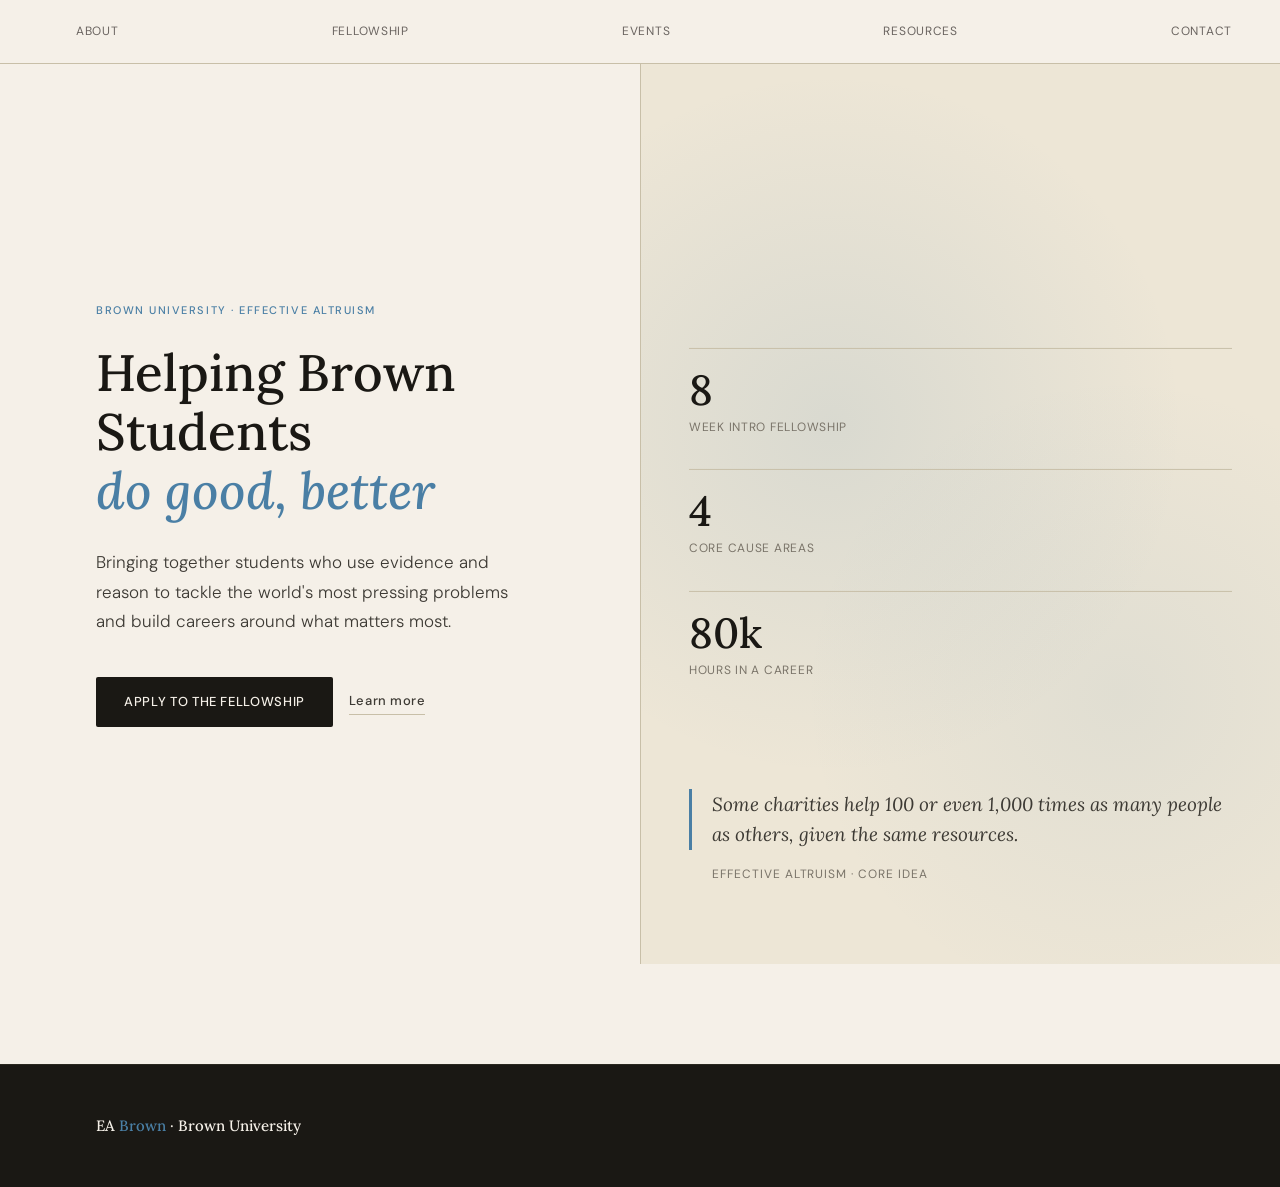
<file: index.html>
<!DOCTYPE html>
<head>
<meta charset="UTF-8">
<meta name="viewport" content="width=device-width, initial-scale=1.0">
<title>Effective Altruism at Brown University</title>
<link rel="preconnect" href="https://fonts.googleapis.com">
<link href="https://fonts.googleapis.com/css2?family=Lora:ital,wght@0,400;0,500;0,600;1,400&amp;family=DM+Sans:wght@300;400;500&amp;display=swap" rel="stylesheet">
<link href="style.css" rel="stylesheet" type="text/css" media="all">
</head>

<body>
    <!-- NAV -->
    <nav>
        <a href="index.html" class="nav-logo">EA<span> Brown</span></a>
        <ul class="nav-links">
            <li><a href="about.html">About</a></li>
            <li><a href="programs.html">Fellowship</a></li>
            <li><a href="events.html">Events</a></li>
            <li><a href="resources.html">Resources</a></li>
            <li><a href="contact.html">Get Involved</a></li>
            <li><a href="mailto:effectivealtruism@brown.edu" class="nav-cta">Join Us</a></li>
        </ul>
    </nav>
    
    <!-- HERO -->
    <section id="home">
        <div class="hero-text">
            <p class="hero-eyebrow">Brown University · Effective Altruism</p>
            <h1 class="hero-h1">Helping Brown Students<br><em>do good, better</em></h1>
            <p class="hero-sub">Bringing together students who use evidence and reason to tackle the world's most pressing problems and build careers around what matters most.</p>
            <div class="hero-actions">
            <a href="mailto:effectivealtruism@brown.edu?subject=Intro Fellowship Interest" class="btn-primary">Apply to the Fellowship</a>
            <a href="about.html" class="btn-secondary">Learn more</a>
            </div>
        </div>
        <div class="hero-visual">
            <div class="hero-pattern"></div>
            <div class="hero-stat-row">
            <div class="hero-stat">
                <div class="hero-stat-number">8</div>
                <div class="hero-stat-label">Week intro fellowship</div>
            </div>
            <div class="hero-stat">
                <div class="hero-stat-number">4</div>
                <div class="hero-stat-label">Core cause areas</div>
            </div>
            <div class="hero-stat">
                <div class="hero-stat-number">80k</div>
                <div class="hero-stat-label">Hours in a career</div>
            </div>
            </div>
            <div class="hero-quote">
            <blockquote>Some charities help 100 or even 1,000 times as many people as others, given the same resources.</blockquote>
            <cite>Effective Altruism · Core Idea</cite>
            </div>
        </div>
    </section>

    <footer>
        <div class="foot-brand">EA<span> Brown</span> · Brown University</div>
        <nav>
            <a href="about.html">About</a>
            <a href="programs.html">Fellowship</a>
            <a href="events.html">Events</a>
            <a href="resources.html">Resources</a>
            <a href="contact.html">Contact</a>
        </nav>
    </footer>
</body>
</file>
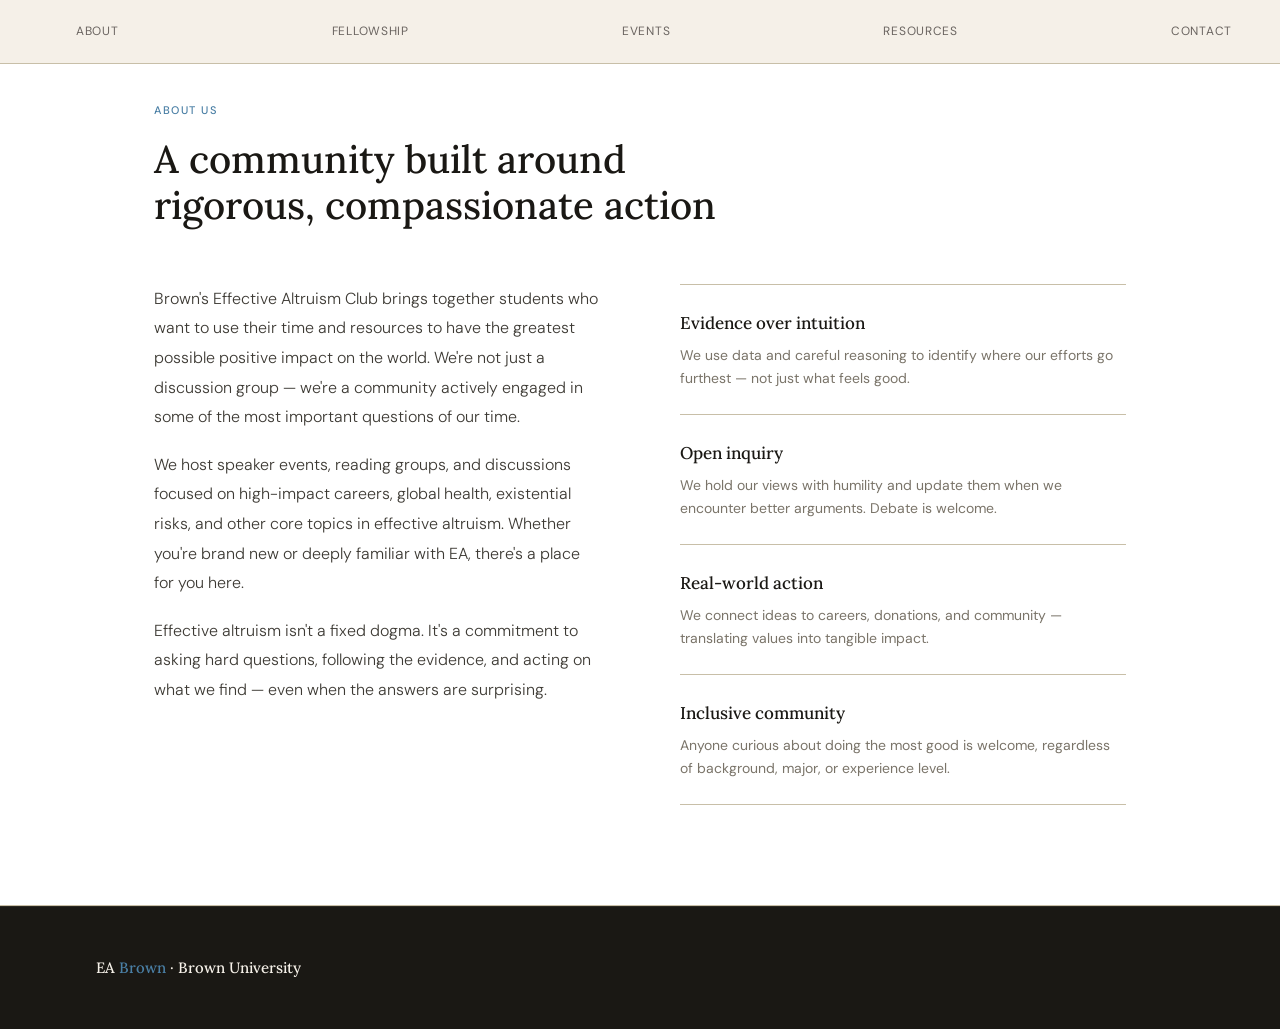
<file: about.html>
<!DOCTYPE html>
<head>
<meta charset="UTF-8">
<meta name="viewport" content="width=device-width, initial-scale=1.0">
<title>Effective Altruism at Brown University</title>
<link rel="preconnect" href="https://fonts.googleapis.com">
<link href="https://fonts.googleapis.com/css2?family=Lora:ital,wght@0,400;0,500;0,600;1,400&amp;family=DM+Sans:wght@300;400;500&amp;display=swap" rel="stylesheet">
<link href="style.css" rel="stylesheet" type="text/css" media="all">
</head>

<body>
    <!-- NAV -->
    <nav>
        <a href="index.html" class="nav-logo">EA<span> Brown</span></a>
        <ul class="nav-links">
            <li><a href="BrownEA/about.html">About</a></li>
            <li><a href="BrownEA/programs.html">Fellowship</a></li>
            <li><a href="BrownEA/events.html">Events</a></li>
            <li><a href="BrownEA/resources.html">Resources</a></li>
            <li><a href="BrownEA/contact.html">Get Involved</a></li>
            <li><a href="mailto:effectivealtruism@brown.edu" class="nav-cta">Join Us</a></li>
        </ul>
    </nav>
    
    <!-- ABOUT -->
    <section id="about">
    <div class="section-inner">
        <p class="section-label">About Us</p>
        <h2 class="section-h2">A community built around<br>rigorous, compassionate action</h2>
        <div class="about-grid">
        <div>
            <div class="about-body">
            <p>Brown's Effective Altruism Club brings together students who want to use their time and resources to have the greatest possible positive impact on the world. We're not just a discussion group — we're a community actively engaged in some of the most important questions of our time.</p>
            <p>We host speaker events, reading groups, and discussions focused on high-impact careers, global health, existential risks, and other core topics in effective altruism. Whether you're brand new or deeply familiar with EA, there's a place for you here.</p>
            <p>Effective altruism isn't a fixed dogma. It's a commitment to asking hard questions, following the evidence, and acting on what we find — even when the answers are surprising.</p>
            </div>
        </div>
        <div>
            <ul class="pillar-list">
            <li class="pillar-item">
                <div class="pillar-title">Evidence over intuition</div>
                <div class="pillar-desc">We use data and careful reasoning to identify where our efforts go furthest — not just what feels good.</div>
            </li>
            <li class="pillar-item">
                <div class="pillar-title">Open inquiry</div>
                <div class="pillar-desc">We hold our views with humility and update them when we encounter better arguments. Debate is welcome.</div>
            </li>
            <li class="pillar-item">
                <div class="pillar-title">Real-world action</div>
                <div class="pillar-desc">We connect ideas to careers, donations, and community — translating values into tangible impact.</div>
            </li>
            <li class="pillar-item">
                <div class="pillar-title">Inclusive community</div>
                <div class="pillar-desc">Anyone curious about doing the most good is welcome, regardless of background, major, or experience level.</div>
            </li>
            </ul>
        </div>
        </div>
    </div>
    </section>

    <footer>
        <div class="foot-brand">EA<span> Brown</span> · Brown University</div>
        <nav>
            <a href="BrownEA/about.html">About</a>
            <a href="BrownEA/programs.html">Fellowship</a>
            <a href="BrownEA/events.html">Events</a>
            <a href="BrownEA/resources.html">Resources</a>
            <a href="BrownEA/contact.html">Contact</a>
        </nav>
    </footer>
</body>
</file>
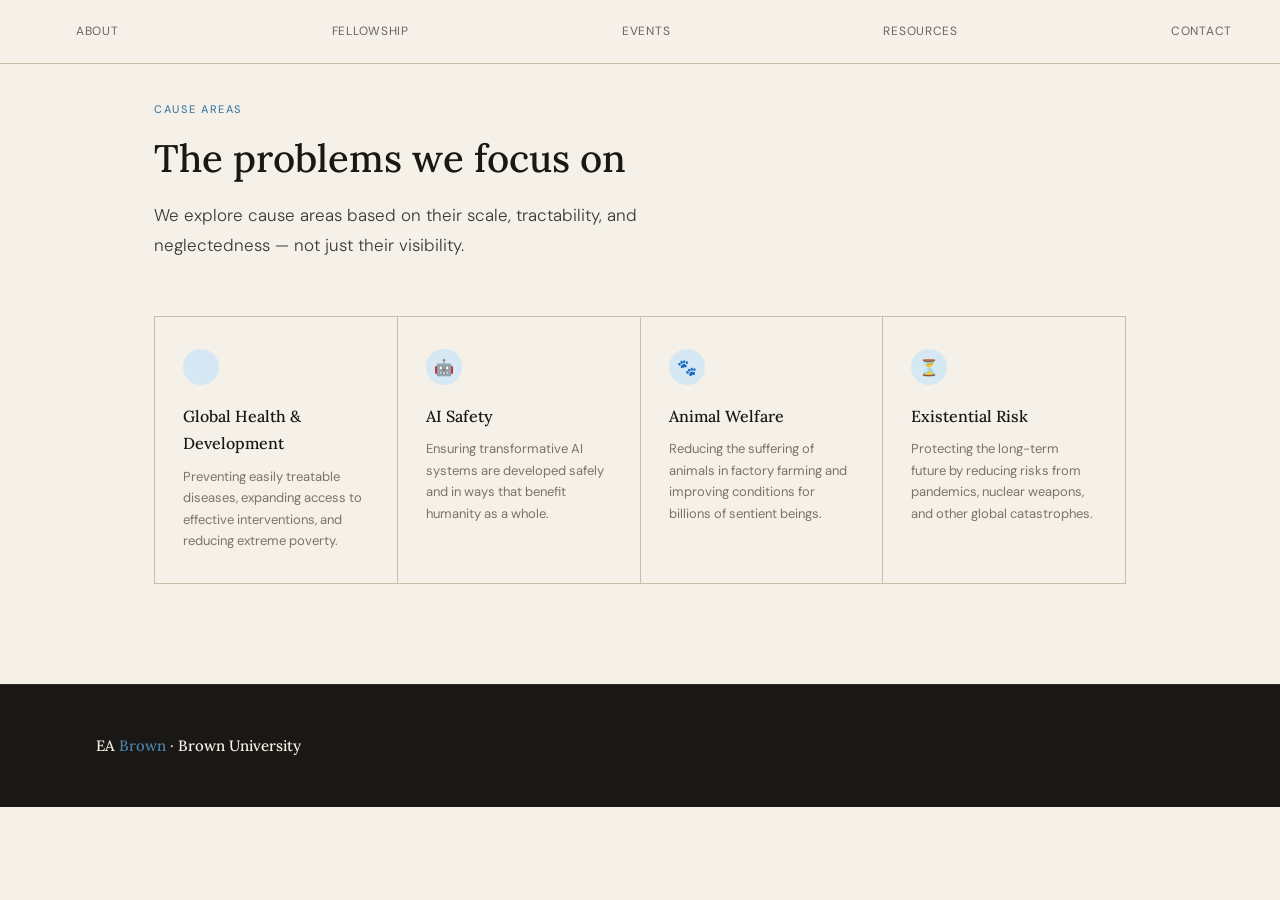
<file: cause-areas.html>
<!DOCTYPE html>
<head>
<meta charset="UTF-8">
<meta name="viewport" content="width=device-width, initial-scale=1.0">
<title>Effective Altruism at Brown University</title>
<link rel="preconnect" href="https://fonts.googleapis.com">
<link href="https://fonts.googleapis.com/css2?family=Lora:ital,wght@0,400;0,500;0,600;1,400&amp;family=DM+Sans:wght@300;400;500&amp;display=swap" rel="stylesheet">
<link href="style.css" rel="stylesheet" type="text/css" media="all">
</head>

<body>
    <!-- NAV -->
    <nav>
        <a href="index.html" class="nav-logo">EA<span> Brown</span></a>
        <ul class="nav-links">
            <li><a href="BrownEA/about.html">About</a></li>
            <li><a href="BrownEA/programs.html">Fellowship</a></li>
            <li><a href="BrownEA/events.html">Events</a></li>
            <li><a href="BrownEA/resources.html">Resources</a></li>
            <li><a href="BrownEA/contact.html">Get Involved</a></li>
            <li><a href="mailto:effectivealtruism@brown.edu" class="nav-cta">Join Us</a></li>
        </ul>
    </nav>
    
    <!-- CAUSE AREAS -->
    <section id="cause-areas">
    <div class="section-inner">
        <p class="section-label">Cause Areas</p>
        <h2 class="section-h2">The problems we focus on</h2>
        <p class="section-lead">We explore cause areas based on their scale, tractability, and neglectedness — not just their visibility.</p>
        <div class="causes-grid">
        <div class="cause-card">
            <div class="cause-icon"></div>
            <div class="cause-title">Global Health &amp; Development</div>
            <div class="cause-desc">Preventing easily treatable diseases, expanding access to effective interventions, and reducing extreme poverty.</div>
        </div>
        <div class="cause-card">
            <div class="cause-icon">🤖</div>
            <div class="cause-title">AI Safety</div>
            <div class="cause-desc">Ensuring transformative AI systems are developed safely and in ways that benefit humanity as a whole.</div>
        </div>
        <div class="cause-card">
            <div class="cause-icon">🐾</div>
            <div class="cause-title">Animal Welfare</div>
            <div class="cause-desc">Reducing the suffering of animals in factory farming and improving conditions for billions of sentient beings.</div>
        </div>
        <div class="cause-card">
            <div class="cause-icon">⏳</div>
            <div class="cause-title">Existential Risk</div>
            <div class="cause-desc">Protecting the long-term future by reducing risks from pandemics, nuclear weapons, and other global catastrophes.</div>
        </div>
        </div>
    </div>
    </section>

    <footer>
        <div class="foot-brand">EA<span> Brown</span> · Brown University</div>
        <nav>
            <a href="BrownEA/about.html">About</a>
            <a href="BrownEA/programs.html">Fellowship</a>
            <a href="BrownEA/events.html">Events</a>
            <a href="BrownEA/resources.html">Resources</a>
            <a href="BrownEA/contact.html">Contact</a>
        </nav>
    </footer>
</body>
</file>
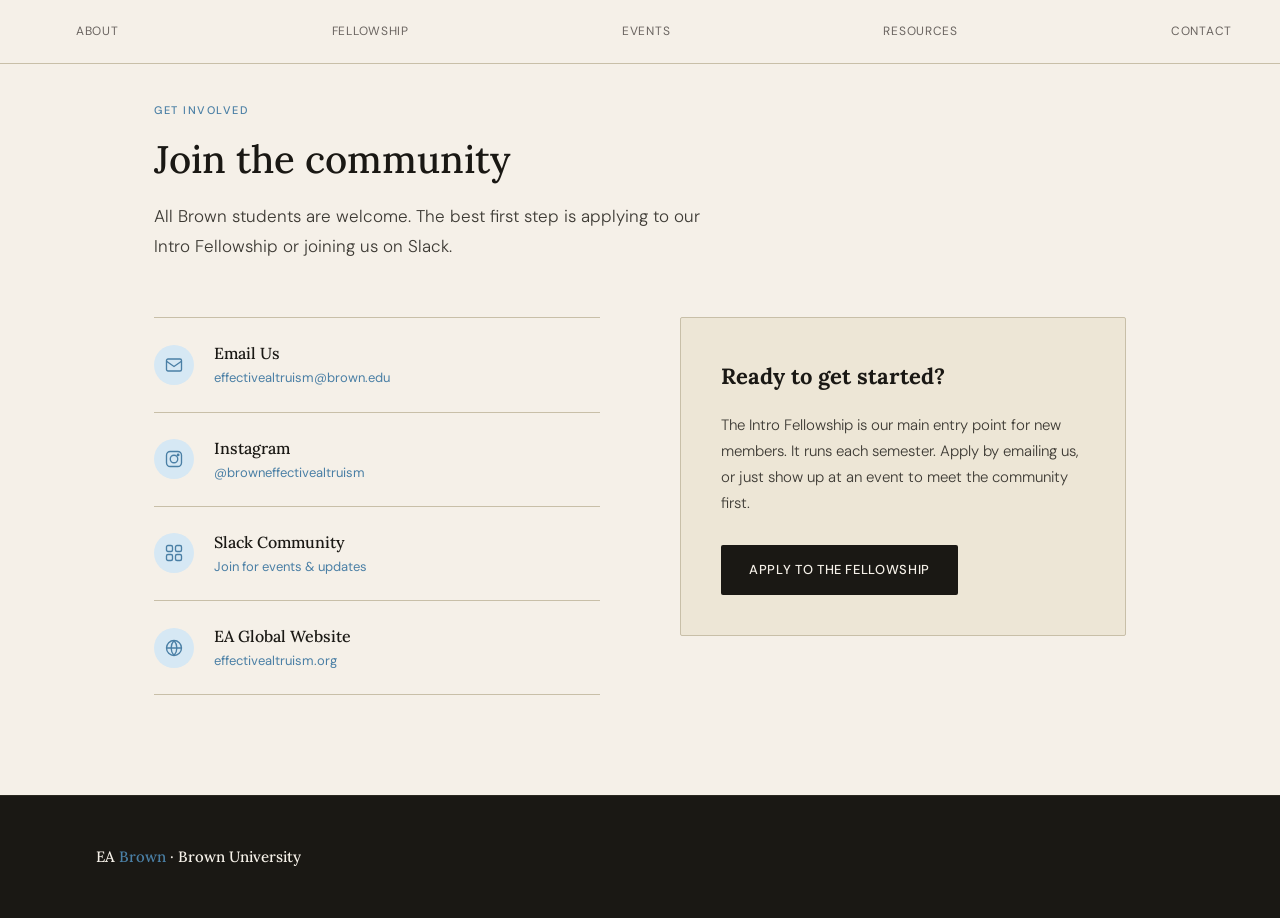
<file: contact.html>
<!DOCTYPE html>
    <head>
        <meta charset="UTF-8">
        <meta name="viewport" content="width=device-width, initial-scale=1.0">
        <title>Effective Altruism at Brown University</title>
        <link rel="preconnect" href="https://fonts.googleapis.com">
        <link href="https://fonts.googleapis.com/css2?family=Lora:ital,wght@0,400;0,500;0,600;1,400&amp;family=DM+Sans:wght@300;400;500&amp;display=swap" rel="stylesheet">
        <link href="style.css" rel="stylesheet" type="text/css" media="all">
    </head>

    <body>
        <!-- NAV -->
        <nav>
            <a href="index.html" class="nav-logo">EA<span> Brown</span></a>
            <ul class="nav-links">
                <li><a href="about.html">About</a></li>
                <li><a href="programs.html">Fellowship</a></li>
                <li><a href="events.html">Events</a></li>
                <li><a href="resources.html">Resources</a></li>
                <li><a href="contact.html">Get Involved</a></li>
                <li><a href="mailto:effectivealtruism@brown.edu" class="nav-cta">Join Us</a></li>
            </ul>
        </nav>
        
        <!-- CONTACT -->
        <section id="contact">
        <div class="section-inner">
            <p class="section-label">Get Involved</p>
            <h2 class="section-h2">Join the community</h2>
            <p class="section-lead">All Brown students are welcome. The best first step is applying to our Intro Fellowship or joining us on Slack.</p>
            <div class="contact-layout">
            <div class="contact-channels">
                <a href="mailto:effectivealtruism@brown.edu" class="channel-row">
                <div class="channel-icon">
                    <svg viewBox="0 0 24 24" fill="none" stroke="#4A7FA5" stroke-width="1.8"><rect x="2" y="4" width="20" height="16" rx="2"></rect><path d="M2 7l10 7 10-7"></path></svg>
                </div>
                <div>
                    <div class="channel-name">Email Us</div>
                    <div class="channel-handle">effectivealtruism@brown.edu</div>
                </div>
                </a>
                <a href="https://www.instagram.com/browneffectivealtruism" target="_blank" class="channel-row">
                <div class="channel-icon">
                    <svg viewBox="0 0 24 24" fill="none" stroke="#4A7FA5" stroke-width="1.8"><rect x="2" y="2" width="20" height="20" rx="5"></rect><circle cx="12" cy="12" r="5"></circle><circle cx="17.5" cy="6.5" r="1" fill="#4A7FA5"></circle></svg>
                </div>
                <div>
                    <div class="channel-name">Instagram</div>
                    <div class="channel-handle">@browneffectivealtruism</div>
                </div>
                </a>
                <a href="https://join.slack.com/t/browneffectiv-w1j7635/shared_invite/zt-3vniv87lc-AWs2bbKZDG_3eb6sQYbReQ" target="_blank" class="channel-row">
                <div class="channel-icon">
                    <svg viewBox="0 0 24 24" fill="none" stroke="#4A7FA5" stroke-width="1.8"><rect x="2" y="2" width="8" height="8" rx="2"></rect><rect x="14" y="2" width="8" height="8" rx="2"></rect><rect x="2" y="14" width="8" height="8" rx="2"></rect><rect x="14" y="14" width="8" height="8" rx="2"></rect></svg>
                </div>
                <div>
                    <div class="channel-name">Slack Community</div>
                    <div class="channel-handle">Join for events &amp; updates</div>
                </div>
                </a>
                <a href="https://www.effectivealtruism.org" target="_blank" class="channel-row">
                <div class="channel-icon">
                    <svg viewBox="0 0 24 24" fill="none" stroke="#4A7FA5" stroke-width="1.8"><circle cx="12" cy="12" r="10"></circle><path d="M2 12h20M12 2a15 15 0 010 20M12 2a15 15 0 000 20"></path></svg>
                </div>
                <div>
                    <div class="channel-name">EA Global Website</div>
                    <div class="channel-handle">effectivealtruism.org</div>
                </div>
                </a>
            </div>
            <div>
                <div class="contact-info-block">
                <h3>Ready to get started?</h3>
                <p>The Intro Fellowship is our main entry point for new members. It runs each semester. Apply by emailing us, or just show up at an event to meet the community first.</p>
                <a href="mailto:effectivealtruism@brown.edu?subject=Intro Fellowship Interest" class="btn-primary">Apply to the Fellowship</a>
                </div>
            </div>
            </div>
        </div>
        </section>

        <footer>
            <div class="foot-brand">EA<span> Brown</span> · Brown University</div>
            <nav>
                <a href="BrownEA/about.html">About</a>
                <a href="BrownEA/programs.html">Fellowship</a>
                <a href="BrownEA/events.html">Events</a>
                <a href="BrownEA/resources.html">Resources</a>
                <a href="BrownEA/contact.html">Contact</a>
            </nav>
        </footer>
    </body>
</html>
</file>
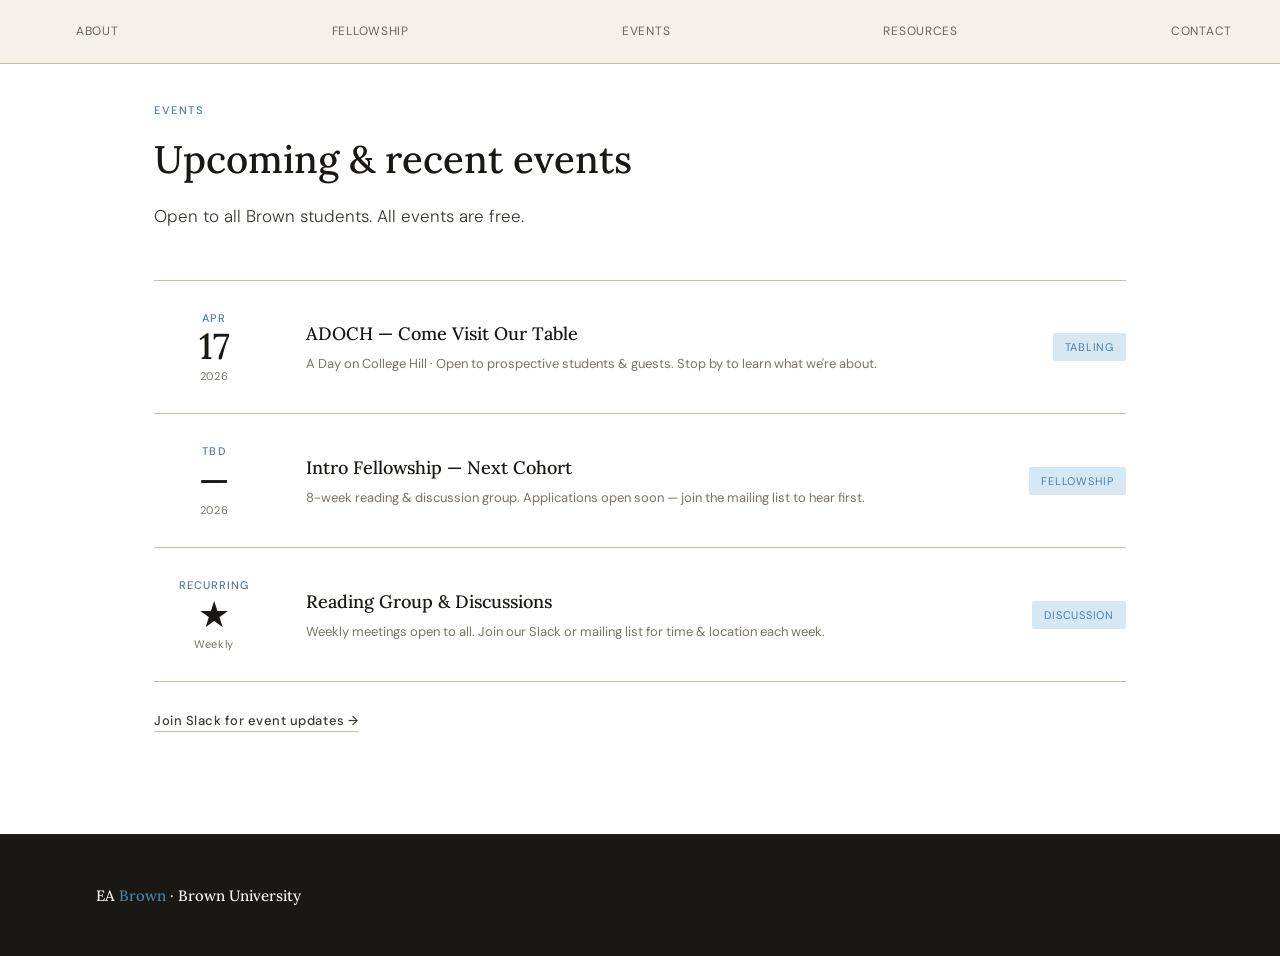
<file: events.html>
<!DOCTYPE html>
<head>
<meta charset="UTF-8">
<meta name="viewport" content="width=device-width, initial-scale=1.0">
<title>Effective Altruism at Brown University</title>
<link rel="preconnect" href="https://fonts.googleapis.com">
<link href="https://fonts.googleapis.com/css2?family=Lora:ital,wght@0,400;0,500;0,600;1,400&amp;family=DM+Sans:wght@300;400;500&amp;display=swap" rel="stylesheet">
<link href="style.css" rel="stylesheet" type="text/css" media="all">
</head>

<body>
    <!-- NAV -->
    <nav>
        <a href="index.html" class="nav-logo">EA<span> Brown</span></a>
        <ul class="nav-links">
            <li><a href="BrownEA/about.html">About</a></li>
            <li><a href="BrownEA/programs.html">Fellowship</a></li>
            <li><a href="BrownEA/events.html">Events</a></li>
            <li><a href="BrownEA/resources.html">Resources</a></li>
            <li><a href="BrownEA/contact.html">Get Involved</a></li>
            <li><a href="mailto:effectivealtruism@brown.edu" class="nav-cta">Join Us</a></li>
        </ul>
    </nav>
    
    <!-- EVENTS -->
    <section id="events">
    <div class="section-inner">
        <p class="section-label">Events</p>
        <h2 class="section-h2">Upcoming &amp; recent events</h2>
        <p class="section-lead">Open to all Brown students. All events are free.</p>
        <div class="events-list">
        <div class="event-row">
            <div class="event-date-block">
            <div class="event-month">Apr</div>
            <div class="event-day">17</div>
            <div class="event-year">2026</div>
            </div>
            <div>
            <div class="event-title">ADOCH — Come Visit Our Table</div>
            <div class="event-meta">A Day on College Hill · Open to prospective students &amp; guests. Stop by to learn what we're about.</div>
            </div>
            <span class="event-tag">Tabling</span>
        </div>
        <div class="event-row">
            <div class="event-date-block">
            <div class="event-month">TBD</div>
            <div class="event-day">—</div>
            <div class="event-year">2026</div>
            </div>
            <div>
            <div class="event-title">Intro Fellowship — Next Cohort</div>
            <div class="event-meta">8-week reading &amp; discussion group. Applications open soon — join the mailing list to hear first.</div>
            </div>
            <span class="event-tag">Fellowship</span>
        </div>
        <div class="event-row">
            <div class="event-date-block">
            <div class="event-month">Recurring</div>
            <div class="event-day">★</div>
            <div class="event-year">Weekly</div>
            </div>
            <div>
            <div class="event-title">Reading Group &amp; Discussions</div>
            <div class="event-meta">Weekly meetings open to all. Join our Slack or mailing list for time &amp; location each week.</div>
            </div>
            <span class="event-tag">Discussion</span>
        </div>
        </div>
        <div style="margin-top:24px">
        <a href="https://join.slack.com/t/browneffectiv-w1j7635/shared_invite/zt-3vniv87lc-AWs2bbKZDG_3eb6sQYbReQ" target="_blank" class="btn-secondary">Join Slack for event updates →</a>
        </div>
    </div>
    </section>

    <footer>
        <div class="foot-brand">EA<span> Brown</span> · Brown University</div>
        <nav>
            <a href="BrownEA/about.html">About</a>
            <a href="BrownEA/programs.html">Fellowship</a>
            <a href="BrownEA/events.html">Events</a>
            <a href="BrownEA/resources.html">Resources</a>
            <a href="BrownEA/contact.html">Contact</a>
        </nav>
    </footer>
</body>
</file>
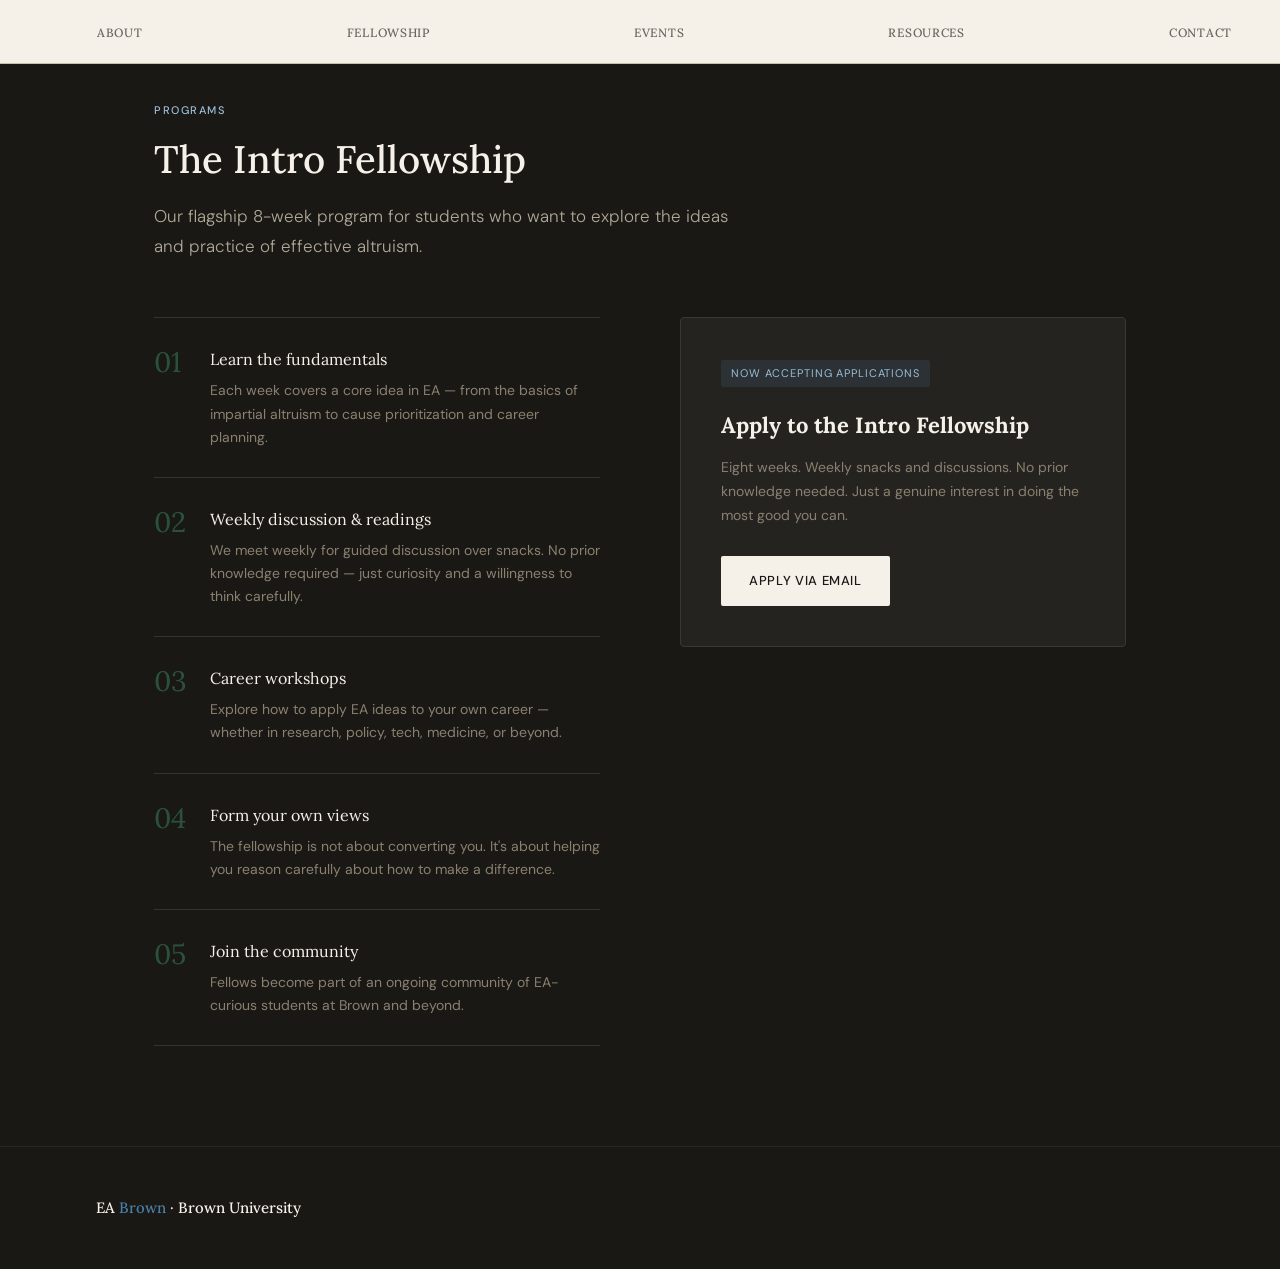
<file: programs.html>
<!DOCTYPE html>
<head>
<meta charset="UTF-8">
<meta name="viewport" content="width=device-width, initial-scale=1.0">
<title>Effective Altruism at Brown University</title>
<link rel="preconnect" href="https://fonts.googleapis.com">
<link href="https://fonts.googleapis.com/css2?family=Lora:ital,wght@0,400;0,500;0,600;1,400&amp;family=DM+Sans:wght@300;400;500&amp;display=swap" rel="stylesheet">
<link href="style.css" rel="stylesheet" type="text/css" media="all">
</head>

<body>
    <!-- NAV -->
    <nav>
        <a href="index.html" class="nav-logo">EA<span> Brown</span></a>
        <ul class="nav-links">
            <li><a href="index.html">Home</a></li>
            <li><a href="about.html">About</a></li>
            <li><a href="programs.html">Fellowship</a></li>
            <li><a href="events.html">Events</a></li>
            <li><a href="resources.html">Resources</a></li>
            <li><a href="contact.html">Get Involved</a></li>
            <li><a href="mailto:effectivealtruism@brown.edu" class="nav-cta">Join Us</a></li>
        </ul>
    </nav>
    
    <!-- FELLOWSHIP -->
    <section id="programs">
    <div class="section-inner">
        <p class="section-label">Programs</p>
        <h2 class="section-h2">The Intro Fellowship</h2>
        <p class="section-lead">Our flagship 8-week program for students who want to explore the ideas and practice of effective altruism.</p>
        <div class="fellowship-layout">
        <div class="fellowship-steps">
            <div class="fellowship-step">
            <div class="step-num">01</div>
            <div class="step-body">
                <div class="step-title">Learn the fundamentals</div>
                <div class="step-desc">Each week covers a core idea in EA — from the basics of impartial altruism to cause prioritization and career planning.</div>
            </div>
            </div>
            <div class="fellowship-step">
            <div class="step-num">02</div>
            <div class="step-body">
                <div class="step-title">Weekly discussion &amp; readings</div>
                <div class="step-desc">We meet weekly for guided discussion over snacks. No prior knowledge required — just curiosity and a willingness to think carefully.</div>
            </div>
            </div>
            <div class="fellowship-step">
            <div class="step-num">03</div>
            <div class="step-body">
                <div class="step-title">Career workshops</div>
                <div class="step-desc">Explore how to apply EA ideas to your own career — whether in research, policy, tech, medicine, or beyond.</div>
            </div>
            </div>
            <div class="fellowship-step">
            <div class="step-num">04</div>
            <div class="step-body">
                <div class="step-title">Form your own views</div>
                <div class="step-desc">The fellowship is not about converting you. It's about helping you reason carefully about how to make a difference.</div>
            </div>
            </div>
            <div class="fellowship-step">
            <div class="step-num">05</div>
            <div class="step-body">
                <div class="step-title">Join the community</div>
                <div class="step-desc">Fellows become part of an ongoing community of EA-curious students at Brown and beyond.</div>
            </div>
            </div>
        </div>
        <div>
            <div class="fellowship-cta-box">
            <span class="badge">Now Accepting Applications</span>
            <h3>Apply to the Intro Fellowship</h3>
            <p>Eight weeks. Weekly snacks and discussions. No prior knowledge needed. Just a genuine interest in doing the most good you can.</p>
            <a href="mailto:effectivealtruism@brown.edu?subject=Intro Fellowship Application" class="btn-light">Apply via Email</a>
            </div>
        </div>
        </div>
    </div>
    </section>

    <footer>
        <div class="foot-brand">EA<span> Brown</span> · Brown University
            <nav>
                <li><a href="about.html">About</a></li>
                <li><a href="programs.html">Fellowship</a></li>
                <li><a href="events.html">Events</a></li>
                <li><a href="resources.html">Resources</a></li>
                <li><a href="contact.html">Contact</a></li>
            </nav>
        </div>
    </footer>
</body>
</file>
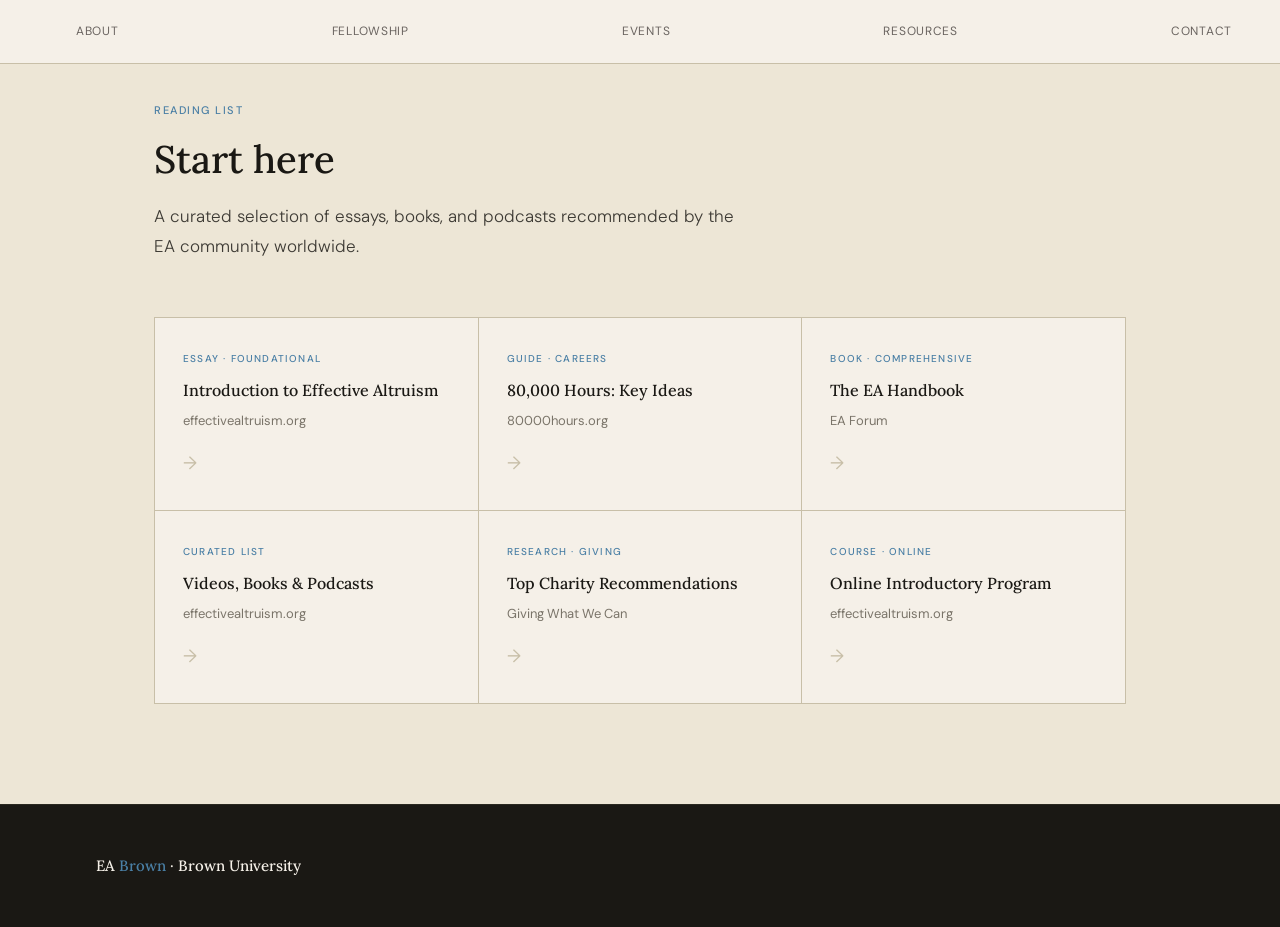
<file: resources.html>
<!DOCTYPE html>
<head>
<meta charset="UTF-8">
<meta name="viewport" content="width=device-width, initial-scale=1.0">
<title>Effective Altruism at Brown University</title>
<link rel="preconnect" href="https://fonts.googleapis.com">
<link href="https://fonts.googleapis.com/css2?family=Lora:ital,wght@0,400;0,500;0,600;1,400&amp;family=DM+Sans:wght@300;400;500&amp;display=swap" rel="stylesheet">
<link href="style.css" rel="stylesheet" type="text/css" media="all">
</head>

<body>
    <!-- NAV -->
    <nav>
        <ul class="nav-links">
            <li><a href="index.html" class="nav-logo">EA<span>Brown</span></a></li>
            <li><a href="/BrownEA/about.html">About</a></li>
            <li><a href="/BrownEA/programs.html">Fellowship</a></li>
            <li><a href="/events.html">Events</a></li>
            <li><a href="/resources.html">Resources</a></li>
            <li><a href="/contact.html">Get Involved</a></li>
            <li><a href="mailto:effectivealtruism@brown.edu" class="nav-cta">Join Us</a></li>
        </ul>
    </nav>
    
    <!-- RESOURCES -->
    <section id="resources">
    <div class="section-inner">
        <p class="section-label">Reading List</p>
        <h2 class="section-h2">Start here</h2>
        <p class="section-lead">A curated selection of essays, books, and podcasts recommended by the EA community worldwide.</p>
        <div class="resources-grid">
        <a href="https://www.effectivealtruism.org/articles/introduction-to-effective-altruism" target="_blank" class="resource-card">
            <div class="resource-type">Essay · Foundational</div>
            <div class="resource-title">Introduction to Effective Altruism</div>
            <div class="resource-author">effectivealtruism.org</div>
            <div class="resource-arrow">→</div>
        </a>
        <a href="https://80000hours.org/key-ideas/" target="_blank" class="resource-card">
            <div class="resource-type">Guide · Careers</div>
            <div class="resource-title">80,000 Hours: Key Ideas</div>
            <div class="resource-author">80000hours.org</div>
            <div class="resource-arrow">→</div>
        </a>
        <a href="https://forum.effectivealtruism.org/handbook" target="_blank" class="resource-card">
            <div class="resource-type">Book · Comprehensive</div>
            <div class="resource-title">The EA Handbook</div>
            <div class="resource-author">EA Forum</div>
            <div class="resource-arrow">→</div>
        </a>
        <a href="https://www.effectivealtruism.org/resources" target="_blank" class="resource-card">
            <div class="resource-type">Curated list</div>
            <div class="resource-title">Videos, Books &amp; Podcasts</div>
            <div class="resource-author">effectivealtruism.org</div>
            <div class="resource-arrow">→</div>
        </a>
        <a href="https://www.givingwhatwecan.org/best-charities-to-donate-to" target="_blank" class="resource-card">
            <div class="resource-type">Research · Giving</div>
            <div class="resource-title">Top Charity Recommendations</div>
            <div class="resource-author">Giving What We Can</div>
            <div class="resource-arrow">→</div>
        </a>
        <a href="https://www.effectivealtruism.org/courses/introductory-program" target="_blank" class="resource-card">
            <div class="resource-type">Course · Online</div>
            <div class="resource-title">Online Introductory Program</div>
            <div class="resource-author">effectivealtruism.org</div>
            <div class="resource-arrow">→</div>
        </a>
        </div>
    </div>
    </section>

    <footer>
        <div class="foot-brand">EA<span> Brown</span> · Brown University</div>
        <nav>
            <a href="/BrownEA/about.html">About</a>
            <a href="/programs.html">Fellowship</a>
            <a href="/events.html">Events</a>
            <a href="/resources.html">Resources</a>
            <a href="/contact.html">Contact</a>
        </nav>
    </footer>
</body>
</file>
<file: style.css>
:root {
    --beige: #F5F0E8;
    --beige-dark: #EDE6D6;
    --beige-mid: #E8E0CE;
    --ink: #1A1814;
    --ink-soft: #3D3A34;
    --ink-muted: #7A7469;
    --blue: #4A7FA5;
    --blue-light: #D6E8F4;
    --blue-pale: #EBF4FA;
    --rule: #C8BFA8;
    --serif: 'Lora', Georgia, serif;
    --sans: 'DM Sans', sans-serif;
  }

  * { margin: 0; padding: 0; box-sizing: border-box; }

  html { scroll-behavior: smooth; }

  body {
    background: var(--beige);
    color: var(--ink);
    font-family: var(--sans);
    font-size: 16px;
    line-height: 1.7;
  }

  /* NAV */
  nav {
    position: fixed;
    top: 0; left: 0; right: 0;
    z-index: 100;
    background: var(--beige);
    border-bottom: 1px solid var(--rule);
    display: flex;
    align-items: center;
    justify-content: space-between;
    padding: 0 48px;
    height: 64px;
  }

  .nav-logo {
    font-family: var(--serif);
    font-size: 15px;
    font-weight: 500;
    color: var(--ink);
    text-decoration: none;
    letter-spacing: 0.01em;
  }

  .nav-logo span { color: var(--blue); }

  .nav-links {
    display: flex;
    gap: 32px;
    list-style: none;
  }

  .nav-links a {
    font-size: 13px;
    font-weight: 400;
    color: var(--ink-soft);
    text-decoration: none;
    letter-spacing: 0.04em;
    text-transform: uppercase;
    transition: color 0.2s;
  }

  .nav-links a:hover { color: var(--blue); }

  .nav-cta {
    background: var(--ink);
    color: var(--beige) !important;
    padding: 8px 18px;
    border-radius: 2px;
    transition: background 0.2s !important;
  }

  .nav-cta:hover { background: var(--blue) !important; color: var(--beige) !important; }

  /* HERO */
  #home {
    min-height: 100vh;
    padding-top: 64px;
    display: grid;
    grid-template-columns: 1fr 1fr;
    align-items: center;
  }

  .hero-text {
    padding: 80px 64px 80px 96px;
  }

  .hero-eyebrow {
    font-size: 11px;
    letter-spacing: 0.14em;
    text-transform: uppercase;
    color: var(--blue);
    font-weight: 500;
    margin-bottom: 24px;
  }

  .hero-h1 {
    font-family: var(--serif);
    font-size: clamp(36px, 4vw, 56px);
    font-weight: 500;
    line-height: 1.15;
    color: var(--ink);
    margin-bottom: 28px;
  }

  .hero-h1 em {
    font-style: italic;
    color: var(--blue);
  }

  .hero-sub {
    font-size: 17px;
    color: var(--ink-soft);
    line-height: 1.75;
    max-width: 440px;
    margin-bottom: 40px;
    font-weight: 300;
  }

  .hero-actions {
    display: flex;
    gap: 16px;
    align-items: center;
    flex-wrap: wrap;
  }

  .btn-primary {
    background: var(--ink);
    color: var(--beige);
    padding: 14px 28px;
    font-family: var(--sans);
    font-size: 13px;
    font-weight: 500;
    letter-spacing: 0.05em;
    text-transform: uppercase;
    text-decoration: none;
    border-radius: 2px;
    transition: background 0.2s;
    display: inline-block;
  }

  .btn-primary:hover { background: var(--blue); }

  .btn-secondary {
    color: var(--ink-soft);
    font-size: 13px;
    font-weight: 500;
    text-decoration: none;
    letter-spacing: 0.04em;
    border-bottom: 1px solid var(--rule);
    padding-bottom: 2px;
    transition: color 0.2s, border-color 0.2s;
  }

  .btn-secondary:hover { color: var(--blue); border-color: var(--blue); }

  .hero-visual {
    background: var(--beige-dark);
    height: 100vh;
    position: relative;
    overflow: hidden;
    border-left: 1px solid var(--rule);
  }

  .hero-pattern {
    position: absolute;
    inset: 0;
    background-image:
      radial-gradient(circle at 30% 40%, rgba(74,127,165,0.12) 0%, transparent 50%),
      radial-gradient(circle at 75% 70%, rgba(74,127,165,0.08) 0%, transparent 40%);
  }

  .hero-quote {
    position: absolute;
    bottom: 80px;
    left: 48px;
    right: 48px;
  }

  .hero-quote blockquote {
    font-family: var(--serif);
    font-style: italic;
    font-size: 19px;
    color: var(--ink-soft);
    line-height: 1.6;
    border-left: 3px solid var(--blue);
    padding-left: 20px;
  }

  .hero-quote cite {
    display: block;
    margin-top: 14px;
    font-family: var(--sans);
    font-style: normal;
    font-size: 12px;
    letter-spacing: 0.08em;
    text-transform: uppercase;
    color: var(--ink-muted);
    padding-left: 23px;
  }

  .hero-stat-row {
    position: absolute;
    top: 50%;
    transform: translateY(-50%);
    left: 48px;
    right: 48px;
    display: flex;
    flex-direction: column;
    gap: 32px;
  }

  .hero-stat {
    border-top: 1px solid var(--rule);
    padding-top: 20px;
  }

  .hero-stat-number {
    font-family: var(--serif);
    font-size: 42px;
    font-weight: 500;
    color: var(--ink);
    line-height: 1;
  }

  .hero-stat-label {
    font-size: 12px;
    color: var(--ink-muted);
    letter-spacing: 0.06em;
    text-transform: uppercase;
    margin-top: 6px;
  }

  /* SECTION SHARED */
  section { padding: 100px 0; }

  .section-inner {
    max-width: 1100px;
    margin: 0 auto;
    padding: 0 64px;
  }

  .section-label {
    font-size: 11px;
    letter-spacing: 0.14em;
    text-transform: uppercase;
    color: var(--blue);
    font-weight: 500;
    margin-bottom: 16px;
  }

  .section-h2 {
    font-family: var(--serif);
    font-size: clamp(28px, 3vw, 40px);
    font-weight: 500;
    line-height: 1.2;
    color: var(--ink);
    margin-bottom: 20px;
  }

  .section-lead {
    font-size: 17px;
    color: var(--ink-soft);
    max-width: 580px;
    font-weight: 300;
    line-height: 1.75;
  }

  hr.rule {
    border: none;
    border-top: 1px solid var(--rule);
    margin: 48px 0;
  }

  /* ABOUT */
  #about { background: white; border-top: 1px solid var(--rule); border-bottom: 1px solid var(--rule); }

  .about-grid {
    display: grid;
    grid-template-columns: 1fr 1fr;
    gap: 80px;
    margin-top: 56px;
    align-items: start;
  }

  .about-body {
    font-size: 16px;
    color: var(--ink-soft);
    line-height: 1.85;
    font-weight: 300;
  }

  .about-body p + p { margin-top: 18px; }

  .pillar-list { list-style: none; display: flex; flex-direction: column; gap: 0; }

  .pillar-item {
    border-top: 1px solid var(--rule);
    padding: 24px 0;
  }

  .pillar-item:last-child { border-bottom: 1px solid var(--rule); }

  .pillar-title {
    font-family: var(--serif);
    font-size: 17px;
    font-weight: 500;
    color: var(--ink);
    margin-bottom: 6px;
  }

  .pillar-desc {
    font-size: 14px;
    color: var(--ink-muted);
    line-height: 1.65;
  }

  /* CAUSE AREAS */
  #cause-areas { background: var(--beige); }

  .causes-grid {
    display: grid;
    grid-template-columns: repeat(4, 1fr);
    gap: 1px;
    margin-top: 56px;
    background: var(--rule);
    border: 1px solid var(--rule);
  }

  .cause-card {
    background: var(--beige);
    padding: 32px 28px;
    transition: background 0.2s;
  }

  .cause-card:hover { background: var(--blue-pale); }

  .cause-icon {
    width: 36px;
    height: 36px;
    border-radius: 50%;
    background: var(--blue-light);
    display: flex;
    align-items: center;
    justify-content: center;
    margin-bottom: 18px;
    font-size: 16px;
  }

  .cause-title {
    font-family: var(--serif);
    font-size: 16px;
    font-weight: 500;
    color: var(--ink);
    margin-bottom: 8px;
  }

  .cause-desc {
    font-size: 13px;
    color: var(--ink-muted);
    line-height: 1.65;
  }

  /* FELLOWSHIP */
  #programs { background: var(--ink); color: var(--beige); border-top: 1px solid #333; }

  #programs .section-label { color: #9BBDD6; }
  #programs .section-h2 { color: var(--beige); }
  #programs .section-lead { color: #B0A898; }

  .fellowship-layout {
    display: grid;
    grid-template-columns: 1fr 1fr;
    gap: 80px;
    margin-top: 56px;
    align-items: start;
  }

  .fellowship-steps { display: flex; flex-direction: column; gap: 0; }

  .fellowship-step {
    display: flex;
    gap: 24px;
    padding: 28px 0;
    border-top: 1px solid #333;
  }

  .fellowship-step:last-child { border-bottom: 1px solid #333; }

  .step-num {
    font-family: var(--serif);
    font-size: 28px;
    color: #4A7;
    opacity: 0.4;
    line-height: 1;
    min-width: 32px;
    padding-top: 2px;
  }

  .step-body {}

  .step-title {
    font-family: var(--serif);
    font-size: 16px;
    color: var(--beige);
    margin-bottom: 6px;
  }

  .step-desc {
    font-size: 14px;
    color: #8A8070;
    line-height: 1.65;
  }

  .fellowship-cta-box {
    background: #252320;
    border: 1px solid #3A3830;
    border-radius: 4px;
    padding: 40px;
    position: sticky;
    top: 88px;
  }

  .fellowship-cta-box h3 {
    font-family: var(--serif);
    font-size: 22px;
    color: var(--beige);
    margin-bottom: 12px;
  }

  .fellowship-cta-box p {
    font-size: 14px;
    color: #8A8070;
    line-height: 1.7;
    margin-bottom: 28px;
  }

  .btn-light {
    background: var(--beige);
    color: var(--ink);
    padding: 14px 28px;
    font-family: var(--sans);
    font-size: 13px;
    font-weight: 500;
    letter-spacing: 0.05em;
    text-transform: uppercase;
    text-decoration: none;
    border-radius: 2px;
    display: inline-block;
    transition: background 0.2s;
  }

  .btn-light:hover { background: var(--blue-light); }

  .badge {
    display: inline-block;
    background: rgba(74,127,165,0.15);
    color: #9BBDD6;
    font-size: 11px;
    letter-spacing: 0.08em;
    text-transform: uppercase;
    padding: 4px 10px;
    border-radius: 2px;
    margin-bottom: 20px;
  }

  /* EVENTS */
  #events { background: white; border-top: 1px solid var(--rule); }

  .events-list { display: flex; flex-direction: column; gap: 0; margin-top: 48px; }

  .event-row {
    display: grid;
    grid-template-columns: 120px 1fr auto;
    gap: 32px;
    align-items: center;
    padding: 28px 0;
    border-top: 1px solid var(--rule);
    transition: background 0.15s;
  }

  .event-row:last-child { border-bottom: 1px solid var(--rule); }

  .event-date-block { text-align: center; }

  .event-month {
    font-size: 11px;
    letter-spacing: 0.1em;
    text-transform: uppercase;
    color: var(--blue);
    font-weight: 500;
  }

  .event-day {
    font-family: var(--serif);
    font-size: 36px;
    font-weight: 500;
    color: var(--ink);
    line-height: 1.1;
  }

  .event-year {
    font-size: 11px;
    color: var(--ink-muted);
    letter-spacing: 0.06em;
  }

  .event-title {
    font-family: var(--serif);
    font-size: 18px;
    font-weight: 500;
    color: var(--ink);
    margin-bottom: 4px;
  }

  .event-meta {
    font-size: 13px;
    color: var(--ink-muted);
  }

  .event-tag {
    font-size: 11px;
    letter-spacing: 0.07em;
    text-transform: uppercase;
    background: var(--blue-light);
    color: var(--blue);
    padding: 5px 12px;
    border-radius: 2px;
    white-space: nowrap;
  }

  /* RESOURCES */
  #resources { background: var(--beige-dark); border-top: 1px solid var(--rule); }

  .resources-grid {
    display: grid;
    grid-template-columns: repeat(3, 1fr);
    gap: 1px;
    margin-top: 56px;
    background: var(--rule);
    border: 1px solid var(--rule);
  }

  .resource-card {
    background: var(--beige);
    padding: 32px 28px;
    text-decoration: none;
    display: block;
    transition: background 0.2s;
  }

  .resource-card:hover { background: white; }

  .resource-type {
    font-size: 10px;
    letter-spacing: 0.12em;
    text-transform: uppercase;
    color: var(--blue);
    font-weight: 500;
    margin-bottom: 12px;
  }

  .resource-title {
    font-family: var(--serif);
    font-size: 16px;
    font-weight: 500;
    color: var(--ink);
    line-height: 1.4;
    margin-bottom: 8px;
  }

  .resource-author {
    font-size: 13px;
    color: var(--ink-muted);
  }

  .resource-arrow {
    display: inline-block;
    margin-top: 16px;
    font-size: 18px;
    color: var(--rule);
    transition: color 0.2s, transform 0.2s;
  }

  .resource-card:hover .resource-arrow { color: var(--blue); transform: translateX(4px); }

  /* CONTACT / GET INVOLVED */
  #contact { background: var(--beige); border-top: 1px solid var(--rule); }

  .contact-layout {
    display: grid;
    grid-template-columns: 1fr 1fr;
    gap: 80px;
    margin-top: 56px;
  }

  .contact-channels { display: flex; flex-direction: column; gap: 0; }

  .channel-row {
    display: flex;
    align-items: center;
    gap: 20px;
    padding: 22px 0;
    border-top: 1px solid var(--rule);
    text-decoration: none;
    color: inherit;
    transition: opacity 0.2s;
  }

  .channel-row:last-child { border-bottom: 1px solid var(--rule); }

  .channel-row:hover { opacity: 0.6; }

  .channel-icon {
    width: 40px;
    height: 40px;
    border-radius: 50%;
    background: var(--blue-light);
    display: flex;
    align-items: center;
    justify-content: center;
    flex-shrink: 0;
  }

  .channel-icon svg { width: 18px; height: 18px; }

  .channel-name {
    font-family: var(--serif);
    font-size: 16px;
    font-weight: 500;
    color: var(--ink);
  }

  .channel-handle {
    font-size: 13px;
    color: var(--blue);
  }

  .contact-info-block {
    padding: 40px;
    background: var(--beige-dark);
    border: 1px solid var(--rule);
    border-radius: 2px;
  }

  .contact-info-block h3 {
    font-family: var(--serif);
    font-size: 22px;
    color: var(--ink);
    margin-bottom: 16px;
  }

  .contact-info-block p {
    font-size: 15px;
    color: var(--ink-soft);
    line-height: 1.75;
    font-weight: 300;
  }

  .contact-info-block .btn-primary { margin-top: 28px; }

  /* FOOTER */
  footer {
    background: var(--ink);
    color: #6A6460;
    padding: 48px 96px;
    display: flex;
    justify-content: space-between;
    align-items: center;
    font-size: 13px;
    border-top: 1px solid #2A2820;
  }

  footer .foot-brand {
    font-family: var(--serif);
    font-size: 15px;
    color: var(--beige);
    font-weight: 500;
  }

  footer .foot-brand span { color: var(--blue); }

  footer nav a {
    color: #6A6460;
    text-decoration: none;
    margin-left: 28px;
    font-size: 12px;
    letter-spacing: 0.06em;
    text-transform: uppercase;
    transition: color 0.2s;
  }

  footer nav a:hover { color: var(--beige); }

  /* MOBILE */
  @media (max-width: 860px) {
    nav { padding: 0 24px; }
    .nav-links { display: none; }
    #home { grid-template-columns: 1fr; }
    .hero-visual { display: none; }
    .hero-text { padding: 80px 28px 60px; }
    .section-inner { padding: 0 28px; }
    .about-grid, .fellowship-layout, .contact-layout { grid-template-columns: 1fr; gap: 40px; }
    .causes-grid { grid-template-columns: 1fr 1fr; }
    .resources-grid { grid-template-columns: 1fr; }
    .event-row { grid-template-columns: 80px 1fr; }
    .event-tag { display: none; }
    footer { flex-direction: column; gap: 20px; padding: 40px 28px; text-align: center; }
    footer nav a { margin: 0 14px; }
  }
</file>
